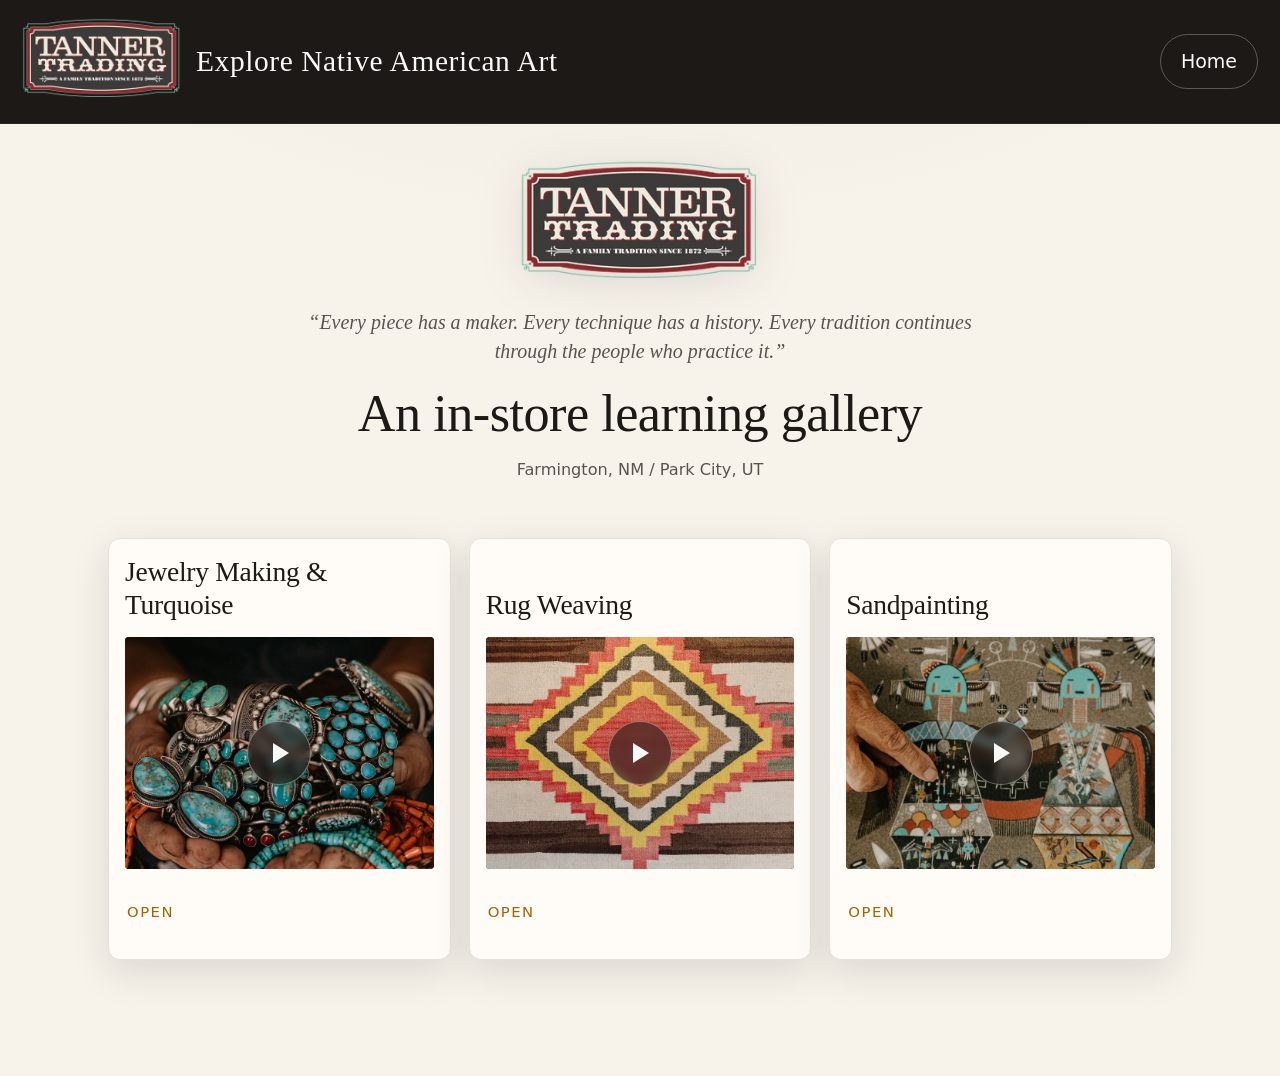
<file: index.html>
<!DOCTYPE html>
<html lang="en">
<head>
  <meta charset="utf-8" />
  <meta name="viewport" content="width=device-width, initial-scale=1, viewport-fit=cover" />
  <meta name="theme-color" content="#1c1917" />
  <meta name="description" content="Explore Native American Art — in-store museum learning gallery for Tanner Trading / Fifth Generation Trading Co." />
  <meta name="apple-mobile-web-app-capable" content="yes" />
  <meta name="apple-mobile-web-app-status-bar-style" content="black-translucent" />
  <meta name="apple-mobile-web-app-title" content="Explore Native American Art" />
  <title>Explore Native American Art</title>
  <link rel="manifest" href="./manifest.webmanifest" />
  <link rel="icon" href="./icons/icon.svg" type="image/svg+xml" />
  <link rel="apple-touch-icon" href="./icons/icon-180.png" />
  <link rel="stylesheet" href="./css/styles.css" />
</head>
<body>
  <a class="sr-only" href="#app">Skip to content</a>
  <div class="app-shell">
    <header class="topbar">
      <div class="brand-block">
        <div class="brand-row">
          <img class="brand-logo" src="./assets/brand/tanner-trading-logo-header.webp" width="160" height="87" alt="Tanner Trading" />
          <div class="brand-text">
            <p class="brand-title">Explore Native American Art</p>
          </div>
        </div>
      </div>
      <div class="top-actions">
        <button type="button" class="btn btn-ghost" data-go="home" id="homeBtn">Home</button>
      </div>
    </header>
    <main class="main" id="app" tabindex="-1"></main>
  </div>
  <div id="live" class="sr-only" aria-live="polite"></div>
  <noscript>
    <p style="padding:24px;font-family:system-ui">JavaScript is required for this learning guide.</p>
  </noscript>
  <script src="./js/content.js"></script>
  <script src="./js/app.js"></script>
  <script>
    // Topbar Home uses same navigation as in-app buttons
    document.getElementById("homeBtn").addEventListener("click", function () {
      if (window.ENA_APP) window.ENA_APP.goHome();
    });
  </script>
</body>
</html>
</file>
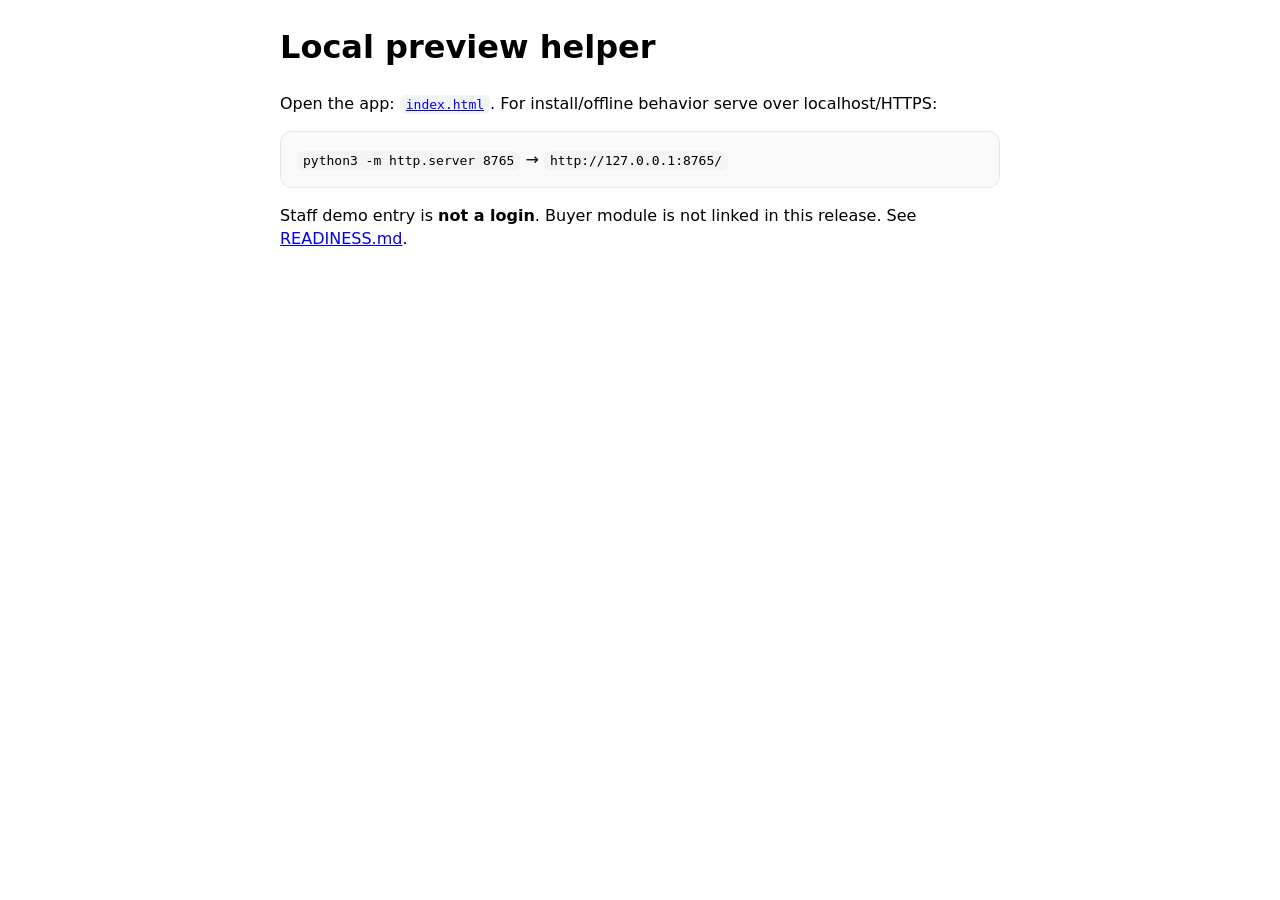
<file: LOCAL_PREVIEW.html>
<!DOCTYPE html>
<html lang="en">
<head>
  <meta charset="utf-8" />
  <meta name="viewport" content="width=device-width, initial-scale=1" />
  <title>Local preview helper — Explore Native Art</title>
  <style>
    body{font-family:system-ui,sans-serif;max-width:720px;margin:24px auto;padding:0 16px;line-height:1.45}
    code{background:#f3f4f6;padding:2px 6px;border-radius:6px}
    .box{border:1px solid #e5e7eb;border-radius:12px;padding:16px;background:#fafafa}
  </style>
</head>
<body>
  <h1>Local preview helper</h1>
  <p>Open the app: <a href="./index.html"><code>index.html</code></a>. For install/offline behavior serve over localhost/HTTPS:</p>
  <div class="box"><code>python3 -m http.server 8765</code> → <code>http://127.0.0.1:8765/</code></div>
  <p>Staff demo entry is <strong>not a login</strong>. Buyer module is not linked in this release. See <a href="./READINESS.md">READINESS.md</a>.</p>
</body>
</html>
</file>
<file: css/styles.css>
/* Explore Native Art — museum exhibit kiosk. System fonts only. No CDN. */
:root {
  --gallery-wall: #1c1917;
  --gallery-wall-soft: #292524;
  --paper: #f7f3eb;
  --paper-elevated: #fffcf7;
  --ink: #1c1917;
  --ink-muted: #57534e;
  --ink-faint: #a8a29e;
  --line: #e7e0d5;
  --line-strong: #d6d3d1;
  --gold: #a16207;
  --gold-soft: #fef3c7;
  --focus: #44403c;
  --ok: #166534;
  --ok-bg: #dcfce7;
  --bad: #991b1b;
  --bad-bg: #fee2e2;
  --shadow: 0 12px 40px rgba(28, 25, 23, 0.12);
  --radius: 4px;
  --radius-lg: 12px;
  --tap: 52px;
  --serif: Georgia, "Times New Roman", "Liberation Serif", Times, serif;
  --sans: system-ui, -apple-system, "Segoe UI", Roboto, Helvetica, Arial, sans-serif;
  --display: var(--serif);
  --body: var(--sans);
  --accent: #292524;
  --accent-soft: #f5f5f4;
  --warm: #a16207;
  --warm-soft: #fef3c7;
  --bg: var(--paper);
  --bg-card: var(--paper-elevated);
}

*, *::before, *::after { box-sizing: border-box; }

html, body {
  margin: 0;
  padding: 0;
  min-height: 100%;
  background: var(--paper);
  color: var(--ink);
  font-family: var(--body);
  font-size: 19px;
  line-height: 1.55;
  -webkit-text-size-adjust: 100%;
  -webkit-tap-highlight-color: transparent;
}

body.kiosk-fade { animation: fadeIn 0.55s ease; }

@keyframes fadeIn {
  from { opacity: 0; transform: translateY(6px); }
  to { opacity: 1; transform: none; }
}

@media (prefers-reduced-motion: reduce) {
  *, *::before, *::after {
    animation: none !important;
    transition: none !important;
  }
  body.kiosk-fade { animation: none; }
}

img, svg { max-width: 100%; height: auto; display: block; }
a { color: var(--ink); text-decoration-thickness: 1px; text-underline-offset: 3px; }
a:hover { color: var(--gold); }

.app-shell {
  min-height: 100dvh;
  display: flex;
  flex-direction: column;
  background:
    radial-gradient(1200px 600px at 50% -10%, rgba(161, 98, 7, 0.06), transparent 60%),
    var(--paper);
}

.topbar {
  display: flex;
  align-items: center;
  justify-content: space-between;
  gap: 12px;
  padding: 18px 22px;
  background: var(--gallery-wall);
  color: #fafaf9;
  position: sticky;
  top: 0;
  z-index: 20;
  border-bottom: 1px solid rgba(255,255,255,0.06);
}

.brand-block { min-width: 0; }
.brand-row {
  display: flex;
  align-items: center;
  gap: 14px;
  min-width: 0;
}
.brand-logo {
  width: clamp(108px, 14vw, 160px);
  height: auto;
  flex-shrink: 0;
  display: block;
  border-radius: 2px;
}
.brand-text { min-width: 0; }
.brand-title {
  margin: 0;
  font-family: var(--display);
  font-weight: 400;
  letter-spacing: 0.02em;
  font-size: clamp(1.15rem, 2.4vw, 1.55rem);
  color: #fafaf9;
}
.brand-sub {
  display: none; /* removed from header; keep rule for safety */
  margin: 4px 0 0;
  font-size: 0.72rem;
  letter-spacing: 0.08em;
  text-transform: uppercase;
  color: #a8a29e;
  font-family: var(--sans);
}
.home-brand {
  display: flex;
  justify-content: center;
  margin: 0 0 18px;
}
.home-brand img {
  width: min(240px, 55vw);
  height: auto;
  display: block;
  filter: drop-shadow(0 8px 24px rgba(28,25,23,0.12));
}
@media (max-width: 700px) {
  .brand-sub { display: none; }
  .brand-logo { width: 96px; }
}

.top-actions { display: flex; gap: 8px; flex-shrink: 0; }

.main {
  flex: 1;
  width: min(1120px, 100%);
  margin: 0 auto;
  padding: 28px 28px 96px;
}

.sr-only {
  position: absolute; width: 1px; height: 1px; padding: 0; margin: -1px;
  overflow: hidden; clip: rect(0,0,0,0); white-space: nowrap; border: 0;
}

.btn {
  min-height: var(--tap);
  padding: 12px 20px;
  border-radius: 999px;
  border: 1px solid var(--line-strong);
  background: var(--paper-elevated);
  color: var(--ink);
  font: inherit;
  font-size: 1rem;
  cursor: pointer;
  transition: background 0.2s ease, border-color 0.2s ease, transform 0.2s ease;
}
.btn:active { transform: scale(0.98); }
.btn:focus-visible { outline: 3px solid var(--gold); outline-offset: 2px; }
.btn-primary {
  background: var(--gallery-wall);
  color: #fafaf9;
  border-color: var(--gallery-wall);
}
.btn-ghost {
  background: transparent;
  color: #fafaf9;
  border-color: rgba(255,255,255,0.28);
}
.btn-block { width: 100%; display: flex; justify-content: center; align-items: center; }
.btn-warm {
  background: var(--gold-soft);
  border-color: #f6e05e;
  color: #78350f;
}
.btn-quiet {
  background: var(--paper-elevated);
  border-color: var(--line-strong);
  color: var(--ink);
}
.btn-quiet:hover {
  border-color: #a8a29e;
  background: #fffcf7;
}

.exhibit-badge {
  display: inline-block;
  font-family: var(--sans);
  font-size: 0.72rem;
  letter-spacing: 0.12em;
  text-transform: uppercase;
  color: var(--ink-muted);
  border: 1px solid var(--line);
  padding: 6px 10px;
  border-radius: 999px;
  background: rgba(255,255,255,0.55);
}

.hero-exhibit {
  padding: 8px 4px 28px;
  text-align: center;
  max-width: 720px;
  margin: 0 auto 12px;
}
.hero-exhibit h2 {
  font-family: var(--display);
  font-weight: 400;
  font-size: clamp(1.85rem, 4.5vw, 2.75rem);
  line-height: 1.2;
  margin: 16px 0 12px;
  letter-spacing: -0.01em;
}
.hero-exhibit p {
  margin: 0 auto;
  color: var(--ink-muted);
  max-width: 38rem;
}
.hero-meta {
  margin-top: 14px;
  font-size: 0.85rem;
  color: var(--ink-faint);
}

.gallery-grid {
  display: grid;
  grid-template-columns: repeat(auto-fill, minmax(240px, 1fr));
  gap: 16px;
  margin: 28px 0 20px;
}

.gallery-card {
  border: 1px solid var(--line);
  background: var(--paper-elevated);
  border-radius: var(--radius-lg);
  padding: 16px 16px 14px;
  text-align: left;
  overflow: hidden;
  box-shadow: var(--shadow);
  min-height: 280px;
  display: flex;
  flex-direction: column;
  gap: 10px;
  transition: box-shadow 0.25s ease;
  font: inherit;
  color: inherit;
}
.gallery-card h3 {
  margin: 0;
  font-family: var(--display);
  font-weight: 400;
  font-size: 1.45rem;
  letter-spacing: -0.01em;
  line-height: 1.2;
  min-height: 2.4em; /* room for two-line titles so every photo lines up */
  display: flex;
  align-items: flex-end;
}
.gallery-card-media {
  appearance: none;
  border: 0;
  padding: 0;
  margin: 0;
  position: relative;
  display: block;
  width: 100%;
  aspect-ratio: 4 / 3;
  border-radius: var(--radius);
  overflow: hidden;
  background: var(--gallery-wall);
  cursor: pointer;
}
.gallery-card-media img {
  width: 100%;
  height: 100%;
  object-fit: cover;
  display: block;
}
.gallery-card-body { padding: 2px 2px 0; flex: 1; display: flex; flex-direction: column; }
.gallery-card p {
  margin: 0;
  color: var(--ink-muted);
  font-size: 0.95rem;
  flex: 1;
}
.gallery-card .cta-btn {
  appearance: none;
  margin-top: 12px;
  align-self: flex-start;
  border: 0;
  background: transparent;
  padding: 10px 0;
  min-height: 44px;
  font: inherit;
  font-size: 0.78rem;
  letter-spacing: 0.1em;
  text-transform: uppercase;
  color: var(--gold);
  cursor: pointer;
}
.gallery-card .cta-btn:focus-visible { outline: 3px solid var(--gold); outline-offset: 2px; }

.home-actions {
  display: grid;
  gap: 10px;
  margin-top: 8px;
}

.panel {
  background: var(--paper-elevated);
  border: 1px solid var(--line);
  border-radius: var(--radius-lg);
  padding: 22px 22px 20px;
  margin-bottom: 16px;
  box-shadow: var(--shadow);
}
.panel h2, .panel h3 {
  font-family: var(--display);
  font-weight: 400;
  margin: 0 0 10px;
}
.panel h2 { font-size: clamp(1.5rem, 3vw, 2rem); }
.panel h3 { font-size: 1.25rem; }
.panel p { margin: 0 0 12px; color: var(--ink-muted); }

.wall-label {
  border-left: 3px solid var(--gallery-wall);
  padding: 4px 0 4px 16px;
  margin: 0 0 20px;
}
.wall-label .wl-title {
  font-family: var(--display);
  font-size: clamp(1.6rem, 3.2vw, 2.1rem);
  margin: 0 0 10px;
  font-weight: 400;
}
.wall-label dl {
  margin: 0;
  display: grid;
  gap: 6px;
}
.wall-label dt {
  font-size: 0.68rem;
  letter-spacing: 0.14em;
  text-transform: uppercase;
  color: var(--ink-faint);
  margin: 8px 0 0;
}
.wall-label dd {
  margin: 0;
  color: var(--ink);
  font-size: 0.98rem;
}

.photo-frame {
  background: var(--gallery-wall);
  border-radius: var(--radius-lg);
  padding: 18px;
  margin: 0 0 18px;
  color: #e7e5e4;
}
.photo-frame-inner {
  min-height: 180px;
  border: 1px solid rgba(255,255,255,0.16);
  display: flex;
  flex-direction: column;
  align-items: center;
  justify-content: center;
  text-align: center;
  padding: 28px 20px;
  gap: 8px;
}
.photo-frame-inner strong {
  font-family: var(--display);
  font-weight: 400;
  font-size: 1.15rem;
  color: #fafaf9;
}
.photo-frame-inner span {
  font-size: 0.9rem;
  color: #a8a29e;
  max-width: 28rem;
}

.film-poster {
  background: linear-gradient(180deg, #0c0a09 0%, #1c1917 100%);
  color: #fafaf9;
  border-radius: var(--radius-lg);
  padding: 28px 22px;
  margin: 0 0 18px;
  text-align: center;
  border: 1px solid #292524;
  position: relative;
  overflow: hidden;
}
.film-poster::before {
  content: "";
  position: absolute;
  inset: 12px;
  border: 1px solid rgba(255,255,255,0.08);
  pointer-events: none;
}
.film-poster .film-kicker {
  position: relative;
  font-size: 0.7rem;
  letter-spacing: 0.16em;
  text-transform: uppercase;
  color: #a8a29e;
  margin: 0 0 10px;
}
.film-poster h3 {
  position: relative;
  font-family: var(--display);
  font-weight: 400;
  font-size: clamp(1.35rem, 3vw, 1.8rem);
  margin: 0 0 8px;
}
.film-poster p {
  position: relative;
  margin: 0 auto;
  max-width: 26rem;
  color: #d6d3d1;
  font-size: 0.95rem;
}
.film-poster .film-runtime {
  position: relative;
  display: inline-block;
  margin-top: 16px;
  padding: 8px 14px;
  border: 1px solid rgba(255,255,255,0.2);
  border-radius: 999px;
  font-size: 0.78rem;
  letter-spacing: 0.08em;
  text-transform: uppercase;
  color: #fef3c7;
}

.sacred-callout {
  background: #fffbeb;
  border: 1px solid #f6e05e;
  border-radius: var(--radius-lg);
  padding: 16px 18px;
  margin: 0 0 16px;
  color: #78350f;
}
.sacred-callout strong {
  display: block;
  font-family: var(--display);
  font-weight: 400;
  font-size: 1.1rem;
  margin-bottom: 6px;
  color: #713f12;
}

.deeper-list {
  display: grid;
  gap: 10px;
}
.deeper-card {
  appearance: none;
  width: 100%;
  text-align: left;
  border: 1px solid var(--line);
  background: #fff;
  border-radius: var(--radius-lg);
  padding: 16px 18px;
  cursor: pointer;
  font: inherit;
  color: inherit;
  transition: border-color 0.2s ease, background 0.2s ease;
}
.deeper-card:focus-visible { outline: 3px solid var(--gold); outline-offset: 2px; }
.deeper-card:hover { border-color: #a8a29e; background: #fffcf7; }
.deeper-card .mins {
  font-size: 0.72rem;
  letter-spacing: 0.12em;
  text-transform: uppercase;
  color: var(--gold);
}
.deeper-card h4 {
  margin: 4px 0 6px;
  font-family: var(--display);
  font-weight: 400;
  font-size: 1.2rem;
}
.deeper-card p { margin: 0; color: var(--ink-muted); font-size: 0.95rem; }

.credit-lines {
  margin-top: 8px;
  padding-top: 14px;
  border-top: 1px solid var(--line);
}
.credit-lines h3 {
  font-family: var(--sans);
  font-size: 0.72rem;
  letter-spacing: 0.14em;
  text-transform: uppercase;
  color: var(--ink-faint);
  margin: 0 0 10px;
  font-weight: 600;
}
.source-list { list-style: none; padding: 0; margin: 0; display: grid; gap: 8px; }
.source-list li {
  font-size: 0.92rem;
  color: var(--ink-muted);
  padding-left: 0;
}
.ext-tag, .ext-hint {
  display: inline-block;
  margin-left: 6px;
  font-size: 0.85rem;
  color: var(--ink-faint);
  text-decoration: none;
  vertical-align: baseline;
}
.ext-hint {
  letter-spacing: 0;
  text-transform: none;
  font-size: 0.8rem;
  opacity: 0.7;
}

.footer-bar {
  display: flex;
  flex-wrap: wrap;
  gap: 10px;
  align-items: center;
}

.list-block { display: grid; gap: 12px; }
.item {
  border-top: 1px solid var(--line);
  padding-top: 12px;
}
.item:first-child { border-top: 0; padding-top: 0; }
.item h4 {
  margin: 0 0 4px;
  font-family: var(--display);
  font-weight: 400;
  font-size: 1.1rem;
}
.item p { margin: 0; color: var(--ink-muted); }

.diagram {
  margin: 16px 0 0;
  padding: 16px;
  background: #fafaf9;
  border: 1px solid var(--line);
  border-radius: var(--radius);
}
.diagram figcaption {
  margin-top: 10px;
  font-size: 0.82rem;
  color: var(--ink-faint);
  font-style: italic;
}

.notice {
  background: var(--accent-soft);
  border-radius: var(--radius);
  padding: 12px 14px;
  color: var(--ink-muted);
  font-size: 0.95rem;
  margin: 12px 0;
}

.muted { color: var(--ink-muted); }
.small { font-size: 0.88rem; }

.quiz-progress {
  font-size: 0.72rem;
  letter-spacing: 0.12em;
  text-transform: uppercase;
  color: var(--ink-faint);
  margin-bottom: 8px;
}
.choice {
  display: block;
  width: 100%;
  text-align: left;
  min-height: var(--tap);
  margin: 0 0 10px;
  padding: 14px 16px;
  border-radius: var(--radius-lg);
  border: 1px solid var(--line);
  background: #fff;
  font: inherit;
  cursor: pointer;
}
.choice:focus-visible { outline: 3px solid var(--gold); outline-offset: 2px; }
.choice.correct { background: var(--ok-bg); border-color: #86efac; }
.choice.wrong { background: var(--bad-bg); border-color: #fecaca; }
.feedback {
  margin: 12px 0;
  padding: 12px 14px;
  border-radius: var(--radius);
  background: var(--accent-soft);
}
.feedback.hidden, .hidden { display: none !important; }
.score-big {
  font-family: var(--display);
  font-size: 3rem;
  margin: 8px 0 12px;
}

/* Play affordance on hero photos */
.play-badge {
  position: absolute;
  left: 50%;
  top: 50%;
  transform: translate(-50%, -50%);
  width: 64px;
  height: 64px;
  border-radius: 999px;
  background: rgba(28, 25, 23, 0.55);
  border: 1px solid rgba(255,255,255,0.35);
  display: grid;
  place-items: center;
  pointer-events: none;
  backdrop-filter: blur(4px);
}
.play-triangle {
  width: 0;
  height: 0;
  border-top: 10px solid transparent;
  border-bottom: 10px solid transparent;
  border-left: 16px solid #fafaf9;
  margin-left: 3px;
}
.hero-tap:focus-visible { outline: 3px solid var(--gold); outline-offset: 3px; }
.hero-typo {
  background:
    radial-gradient(800px 400px at 50% 20%, rgba(161,98,7,0.18), transparent 60%),
    linear-gradient(160deg, #292524, #1c1917 60%, #44403c);
  color: #fafaf9;
}
/* Typographic heroes: play control stacked above copy (no overlap) */
.hero-typo .play-badge {
  position: static;
  transform: none;
  margin: 0 auto 12px;
  flex-shrink: 0;
}
.hero-typo-inner {
  position: absolute;
  inset: 0;
  display: flex;
  flex-direction: column;
  align-items: center;
  justify-content: center;
  gap: 4px;
  padding: 20px 16px;
  text-align: center;
  font-family: var(--display);
  pointer-events: none;
}
.hero-typo-inner strong { font-weight: 400; font-size: 1.25rem; }
.hero-typo-inner span {
  font-family: var(--sans);
  font-size: 0.88rem;
  color: #d6d3d1;
  max-width: 14rem;
  line-height: 1.35;
}

/* Full-screen film overlay */
body.film-open { overflow: hidden; }
.film-overlay {
  position: fixed;
  inset: 0;
  z-index: 80;
  background: rgba(12, 10, 9, 0.92);
  display: flex;
  align-items: center;
  justify-content: center;
  padding: 24px;
}
.film-overlay-panel {
  width: min(960px, 100%);
  max-height: 100%;
  display: flex;
  flex-direction: column;
  gap: 14px;
}
.film-close {
  align-self: flex-end;
  min-width: 120px;
  background: #fafaf9;
  color: var(--ink);
  border-color: transparent;
  font-size: 1.05rem;
}
.film-stage {
  background: #0c0a09;
  border-radius: var(--radius-lg);
  overflow: hidden;
  min-height: 280px;
  display: grid;
  place-items: center;
}
.film-video {
  width: 100%;
  max-height: min(70vh, 640px);
  background: #000;
  display: block;
}

.film-vimeo-wrap {
  position: relative;
  width: min(960px, 100%);
  aspect-ratio: 16 / 9;
  background: #000;
  border-radius: 8px;
  overflow: hidden;
}
.film-vimeo {
  position: absolute;
  inset: 0;
  width: 100%;
  height: 100%;
  border: 0;
}
.film-offline h3 { color: #fafaf9; }

.film-coming-soon, .film-loading {
  text-align: center;
  color: #fafaf9;
  padding: 48px 28px;
}
.film-coming-soon h3, .film-loading {
  font-family: var(--display);
  font-weight: 400;
  font-size: 1.8rem;
  margin: 0 0 10px;
}
.film-coming-soon p { color: #d6d3d1; margin: 0 auto; max-width: 28rem; }
.film-coming-soon .film-runtime {
  display: inline-block;
  margin-top: 18px;
  padding: 8px 14px;
  border: 1px solid rgba(255,255,255,0.2);
  border-radius: 999px;
  font-size: 0.78rem;
  letter-spacing: 0.08em;
  text-transform: uppercase;
  color: #fef3c7;
}
.film-coming-soon .film-kicker {
  font-size: 0.7rem;
  letter-spacing: 0.16em;
  text-transform: uppercase;
  color: #a8a29e;
  margin: 0 0 10px;
}


.epigraph {
  font-family: var(--display);
  font-style: italic;
  font-size: 1.05rem;
  color: var(--ink-muted);
  max-width: 36rem;
  margin: 14px auto 8px;
  line-height: 1.45;
}
.discovery {
  margin: 16px 0 0;
  font-size: 1.05rem;
  line-height: 1.55;
  color: var(--ink);
  max-width: 40rem;
}
.respect-short {
  margin: 12px 0 0;
  padding: 10px 12px;
  border-radius: var(--radius);
  background: #fffbeb;
  border: 1px solid #f6e05e;
  color: #78350f;
  font-size: 0.92rem;
}
.gallery-page-simple .gallery-hero-media {
  max-width: 520px;
  aspect-ratio: 16 / 10;
  min-height: 0;
  max-height: min(36vh, 280px);
}
.gallery-page-simple .gallery-hero-media img {
  width: 100%;
  height: 100%;
  object-fit: cover;
}
.gallery-page-simple .gallery-title {
  margin-bottom: 8px;
  font-size: clamp(1.6rem, 3vw, 2rem);
}
.gallery-page-simple .gallery-nav { margin-bottom: 8px; }
.gallery-page-simple > .exhibit-badge { margin-bottom: 8px; }
.gallery-page-simple .gallery-kicker { margin-bottom: 2px; }
.gallery-page-simple .film-hint { margin: 6px 0 0; font-size: 0.92rem; }
.gallery-page-simple .img-credit { margin: 6px 0 0; }
.gallery-page-simple .discovery {
  margin-top: 8px;
  font-size: 0.95rem;
  line-height: 1.4;
  max-width: 42rem;
}
@media (min-width: 900px) and (max-height: 900px) {
  .gallery-page-simple .gallery-nav { margin-bottom: 4px; }
  .gallery-page-simple > .exhibit-badge { margin-bottom: 4px; display: inline-block; }
  .gallery-page-simple .gallery-kicker { font-size: 0.7rem; }
  .gallery-page-simple .gallery-title { margin-bottom: 4px; font-size: 1.55rem; }
  .gallery-page-simple .gallery-hero-media { max-height: 250px; }
}

.gallery-page-simple .respect-short { margin-top: 8px; padding: 8px 10px; }
.gallery-card .cta-btn { margin-top: 8px; }

/* Home: large photo cards, less chrome under each */
.gallery-card-body { padding-top: 4px; padding-bottom: 10px; }
.gallery-card h3 { margin-bottom: 6px; }


/* Three visible floor galleries: Jewelry, Rug, Sandpainting */
.gallery-grid--three {
  grid-template-columns: repeat(3, minmax(0, 1fr));
  gap: 18px;
}
@media (max-width: 820px) {
  .gallery-grid--three {
    grid-template-columns: 1fr;
    gap: 14px;
  }
}
/* iPad portrait (~820 wide): keep three in a row when there is room */
@media (min-width: 700px) and (max-width: 899px) {
  .gallery-grid--three {
    grid-template-columns: repeat(3, minmax(0, 1fr));
    gap: 12px;
  }
  .gallery-grid--three .gallery-card {
    min-height: 0;
    padding: 12px 12px 10px;
  }
  .gallery-grid--three .gallery-card h3 {
    font-size: 1.15rem;
    min-height: 2.6em;
  }
}


/* Phone: keep header title on one line beside logo + Home */
@media (max-width: 430px) {
  .topbar {
    padding: 8px 10px;
    gap: 8px;
  }
  .brand-row {
    gap: 8px;
  }
  .brand-logo {
    width: 64px;
  }
  .brand-title {
    font-size: 0.95rem;
    letter-spacing: 0.01em;
    white-space: nowrap;
    overflow: hidden;
    text-overflow: ellipsis;
    max-width: calc(100vw - 64px - 72px - 36px);
  }
  .top-actions .btn {
    padding: 6px 10px;
    font-size: 0.85rem;
  }
  .main {
    padding: 16px 14px 88px;
  }
  .home-brand {
    margin: 0 0 10px;
  }
  .home-brand img {
    width: min(160px, 42vw);
  }
  .epigraph {
    margin: 8px auto 6px;
    font-size: 0.95rem;
  }
  .hero-exhibit h2 {
    margin: 8px 0 4px;
  }
  .hero-meta {
    margin-top: 6px;
    margin-bottom: 0;
  }
  .gallery-grid {
    margin: 14px 0 12px;
  }
  .gallery-card {
    padding: 10px 12px 10px;
    gap: 6px;
    min-height: 0;
  }
  .gallery-card h3 {
    min-height: 0; /* phone: no reserved two-line gap above photo */
    align-items: flex-start;
    font-size: 1.15rem;
    margin: 0;
  }
}
</file>
